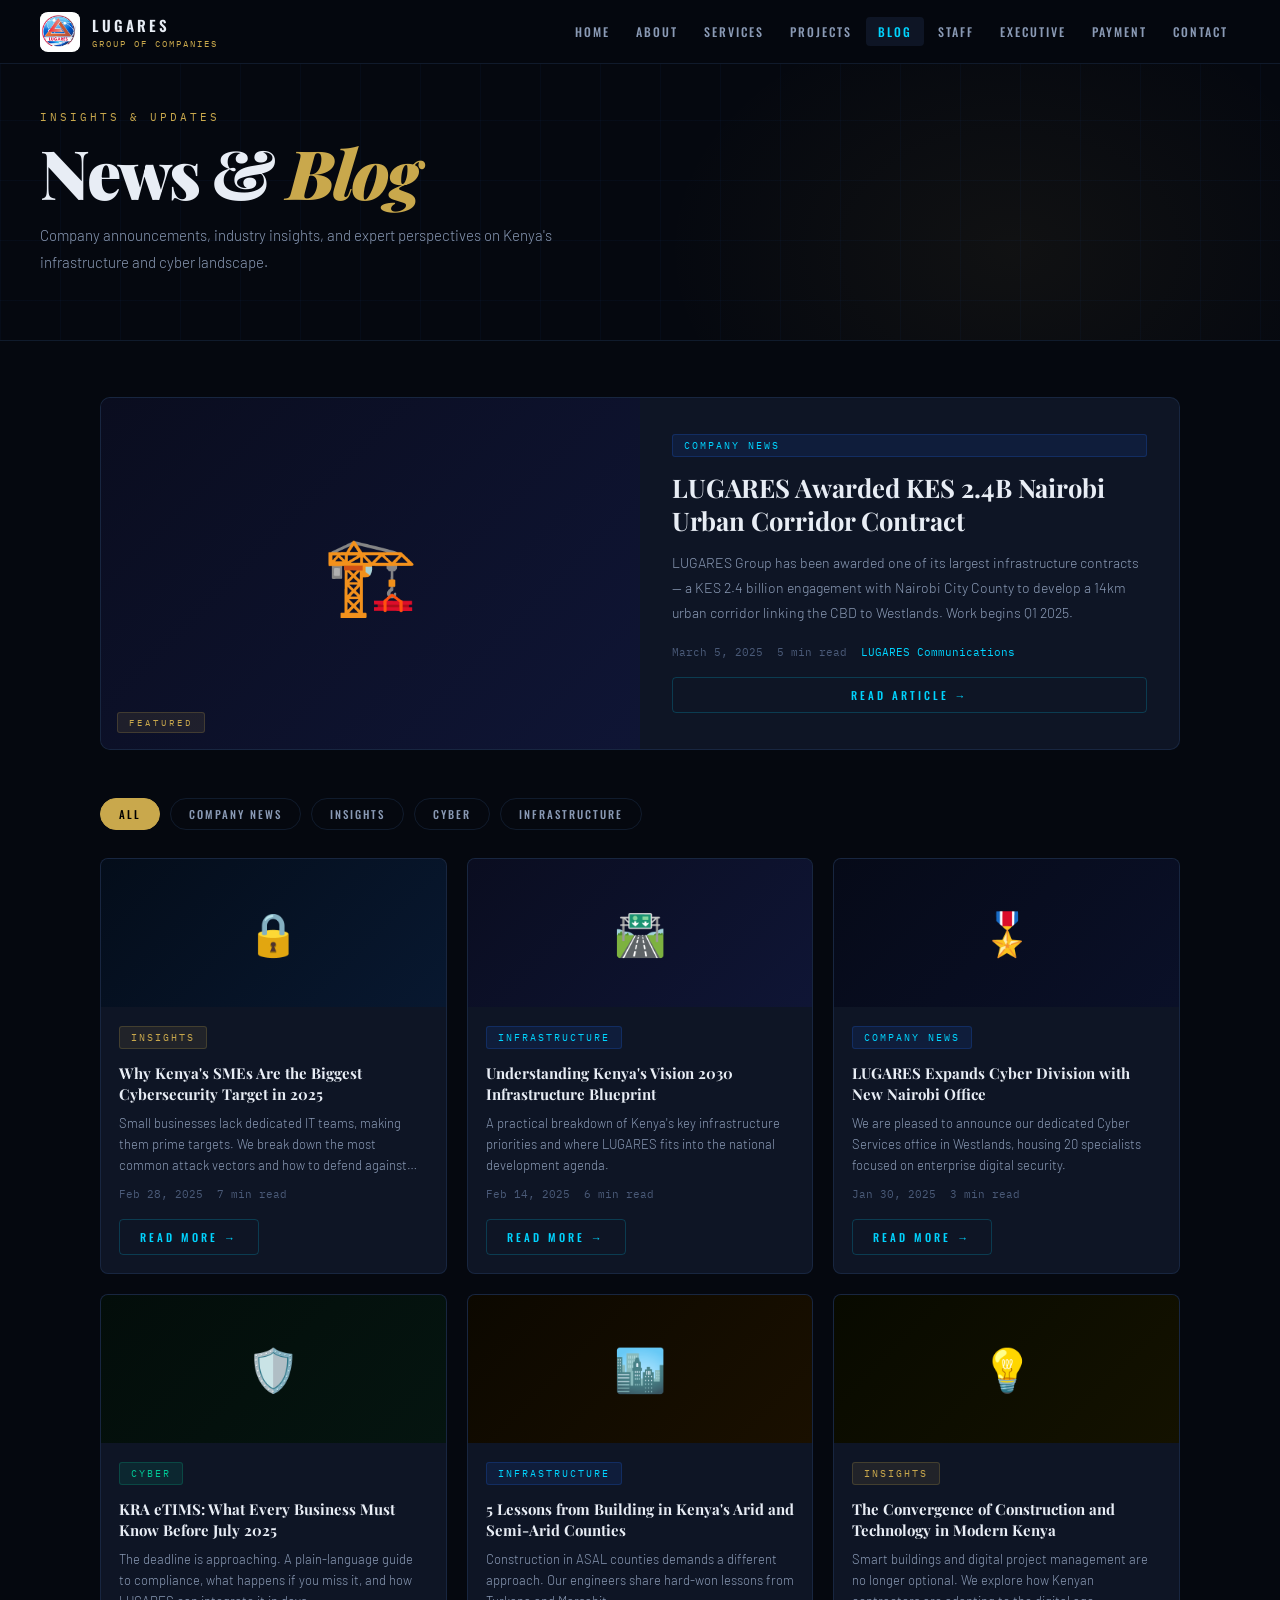
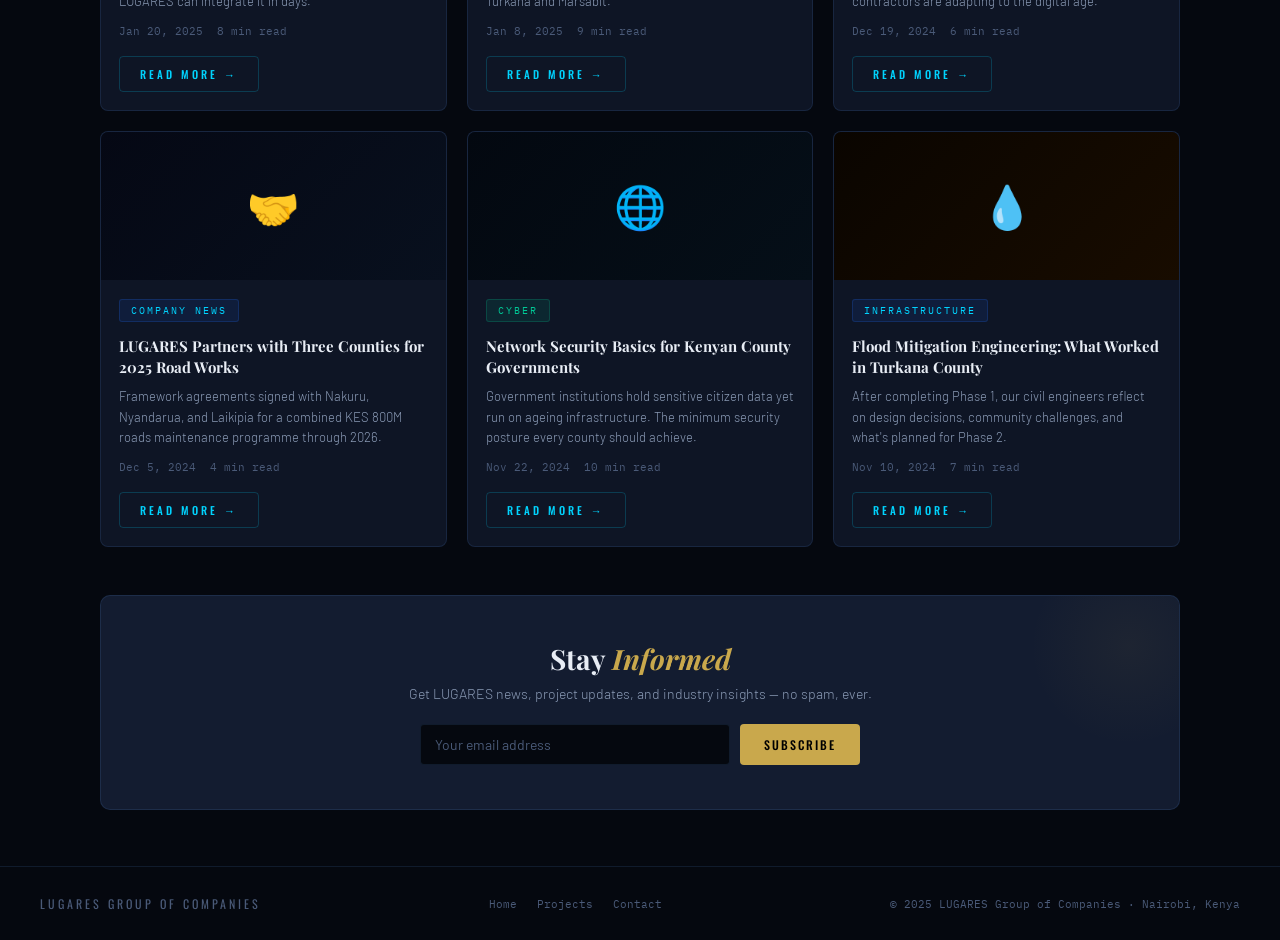
<file: Lugares/f-lugares/blog.html>
<!DOCTYPE html>
<html lang="en">
<head>
<meta charset="UTF-8"/><meta name="viewport" content="width=device-width,initial-scale=1.0"/>
<title>Blog — LUGARES Group</title>
<link href="https://fonts.googleapis.com/css2?family=Playfair+Display:ital,wght@0,400;0,700;0,900;1,400&family=Barlow:wght@300;400;500;600&family=Oswald:wght@400;500;600&family=IBM+Plex+Mono:wght@400;500&display=swap" rel="stylesheet"/>
<style>
:root{--bg:#05080f;--bg2:#0a0f1c;--sf:#0e1525;--sf2:#131c30;--bd:rgba(100,160,255,0.12);--ac:#1e6bff;--ac2:#00d4ff;--gd:#c9a84c;--gd2:#f0cc7a;--tx:#e8edf5;--tx2:#8a9ab5;--tx3:#4a5a78;--ok:#00c896;--r:4px}
*,*::before,*::after{box-sizing:border-box;margin:0;padding:0}
html{scroll-behavior:smooth;overflow-y:auto}
body{background:var(--bg);color:var(--tx);font-family:'Barlow',sans-serif;min-height:100vh;overflow-x:hidden;-webkit-overflow-scrolling:touch}
nav{position:fixed;top:0;left:0;right:0;z-index:200;display:flex;align-items:center;justify-content:space-between;padding:0 40px;height:64px;background:rgba(5,8,15,0.96);backdrop-filter:blur(16px);border-bottom:1px solid var(--bd)}
.nb{display:flex;align-items:center;gap:12px;text-decoration:none}
.nl{width:40px;height:40px;border-radius:8px;overflow:hidden;flex-shrink:0}
.nl img{width:100%;height:100%;object-fit:contain;background:#fff}
.nbn{font-family:'Oswald',sans-serif;font-weight:600;font-size:15px;letter-spacing:3px;color:var(--tx)}
.nbs{font-family:'IBM Plex Mono',monospace;font-size:9px;color:var(--gd);letter-spacing:2px;margin-top:2px}
.nls{display:flex;gap:2px}
.nk{font-family:'Oswald',sans-serif;font-size:12px;font-weight:500;letter-spacing:2px;color:var(--tx2);padding:6px 12px;border-radius:var(--r);cursor:pointer;transition:all .2s;border:none;background:none;text-transform:uppercase;text-decoration:none;display:inline-block}
.nk:hover,.nk.act{color:var(--tx);background:var(--sf)}
.nk.act{color:var(--ac2)}
.hb{display:none;flex-direction:column;gap:5px;cursor:pointer;padding:8px;background:none;border:none}
.hb span{display:block;width:22px;height:2px;background:var(--tx2);border-radius:2px}
.mob{display:none;position:fixed;top:64px;left:0;right:0;background:var(--bg2);border-bottom:1px solid var(--bd);padding:12px;z-index:199;flex-direction:column;gap:4px}
.mob.open{display:flex}
.mob .nk{width:100%;text-align:left;padding:12px 16px;display:block}
.hero{position:relative;padding:110px 40px 64px;overflow:hidden;border-bottom:1px solid var(--bd)}
.hg{position:absolute;inset:0;background-image:linear-gradient(rgba(30,107,255,0.04) 1px,transparent 1px),linear-gradient(90deg,rgba(30,107,255,0.04) 1px,transparent 1px);background-size:60px 60px;pointer-events:none}
.hgl{position:absolute;width:700px;height:500px;background:radial-gradient(ellipse,rgba(201,168,76,0.06) 0%,transparent 70%);top:0;right:-80px;pointer-events:none}
.ey{font-family:'IBM Plex Mono',monospace;font-size:11px;letter-spacing:3px;color:var(--gd);text-transform:uppercase;margin-bottom:14px;display:block;position:relative;z-index:1}
.ht{font-family:'Playfair Display',serif;font-weight:900;font-size:clamp(38px,6vw,68px);line-height:1;color:var(--tx);letter-spacing:-2px;margin-bottom:16px;position:relative;z-index:1}
.ht em{color:var(--gd);font-style:italic}
.hd{font-size:15px;font-weight:300;color:var(--tx2);line-height:1.8;max-width:560px;position:relative;z-index:1}
.wrap{max-width:1160px;margin:0 auto;padding:56px 40px}
.feat{display:grid;grid-template-columns:1fr 1fr;background:var(--sf);border:1px solid var(--bd);border-radius:10px;overflow:hidden;margin-bottom:48px;transition:border-color .3s}
.feat:hover{border-color:rgba(201,168,76,0.3)}
.fv{display:flex;align-items:center;justify-content:center;font-size:76px;min-height:280px;position:relative;background:linear-gradient(135deg,#0a0d1f,#0f1535)}
.fvl{position:absolute;bottom:16px;left:16px;font-family:'IBM Plex Mono',monospace;font-size:9px;letter-spacing:3px;color:var(--gd);background:rgba(201,168,76,0.1);border:1px solid rgba(201,168,76,0.2);padding:4px 11px;border-radius:3px;text-transform:uppercase}
.fb2{padding:36px 32px;display:flex;flex-direction:column;justify-content:center}
.pcat{display:inline-block;font-family:'IBM Plex Mono',monospace;font-size:10px;letter-spacing:2px;text-transform:uppercase;padding:4px 11px;border-radius:3px;margin-bottom:14px}
.pc-n{background:rgba(30,107,255,0.1);color:var(--ac2);border:1px solid rgba(30,107,255,0.2)}
.pc-i{background:rgba(201,168,76,0.1);color:var(--gd);border:1px solid rgba(201,168,76,0.2)}
.pc-c{background:rgba(0,200,150,0.1);color:var(--ok);border:1px solid rgba(0,200,150,0.2)}
.pc-inf{background:rgba(30,107,255,0.1);color:var(--ac2);border:1px solid rgba(30,107,255,0.2)}
.ftitle{font-family:'Playfair Display',serif;font-weight:700;font-size:clamp(18px,2vw,26px);color:var(--tx);line-height:1.3;margin-bottom:12px}
.fexc{font-size:14px;color:var(--tx2);line-height:1.8;font-weight:300;margin-bottom:20px}
.byl{display:flex;gap:14px;margin-bottom:18px;flex-wrap:wrap}
.byd{font-family:'IBM Plex Mono',monospace;font-size:11px;color:var(--tx3)}
.bya{color:var(--ac2)}
.brd{font-family:'Oswald',sans-serif;font-size:11px;font-weight:500;letter-spacing:3px;text-transform:uppercase;color:var(--ac2);background:none;border:1px solid rgba(0,212,255,0.2);padding:9px 20px;border-radius:var(--r);cursor:pointer;transition:all .3s;display:inline-block}
.brd:hover{background:var(--ac);border-color:var(--ac);color:#fff}
.cats{display:flex;align-items:center;gap:10px;flex-wrap:wrap;margin-bottom:28px}
.cb{font-family:'Oswald',sans-serif;font-size:11px;font-weight:500;letter-spacing:2px;text-transform:uppercase;padding:7px 18px;border-radius:20px;border:1px solid var(--bd);background:none;color:var(--tx2);cursor:pointer;transition:all .2s}
.cb:hover{border-color:var(--gd);color:var(--tx)}
.cb.on{background:var(--gd);border-color:var(--gd);color:#000}
.bgrid{display:grid;grid-template-columns:repeat(3,1fr);gap:20px;margin-bottom:48px}
.bcard{background:var(--sf);border:1px solid var(--bd);border-radius:8px;overflow:hidden;transition:all .3s}
.bcard:hover{border-color:rgba(30,107,255,0.3);transform:translateY(-3px);box-shadow:0 12px 40px rgba(0,0,0,0.3)}
.bcard.hide{display:none}
.bthumb{height:148px;display:flex;align-items:center;justify-content:center;font-size:42px}
.bbody{padding:18px}
.btitle{font-family:'Playfair Display',serif;font-weight:700;font-size:15px;color:var(--tx);margin-bottom:8px;line-height:1.4}
.bexc{font-size:13px;color:var(--tx2);line-height:1.6;font-weight:300;margin-bottom:12px;display:-webkit-box;-webkit-line-clamp:3;-webkit-box-orient:vertical;overflow:hidden}
.nl-box{background:var(--sf2);border:1px solid var(--bd);border-radius:10px;padding:44px 40px;text-align:center;position:relative;overflow:hidden}
.nl-box::before{content:'';position:absolute;top:-50px;right:-50px;width:200px;height:200px;background:radial-gradient(circle,rgba(201,168,76,0.06) 0%,transparent 70%);pointer-events:none}
.nlt{font-family:'Playfair Display',serif;font-weight:700;font-size:clamp(20px,3vw,28px);color:var(--tx);margin-bottom:8px}
.nlt em{color:var(--gd);font-style:italic}
.nld{font-size:14px;color:var(--tx2);font-weight:300;margin-bottom:22px}
.nlf{display:flex;gap:10px;max-width:440px;margin:0 auto;flex-wrap:wrap;justify-content:center}
.nli{flex:1;min-width:200px;padding:11px 14px;background:var(--bg);border:1px solid var(--bd);border-radius:var(--r);color:var(--tx);font-family:'Barlow',sans-serif;font-size:14px;outline:none;transition:border-color .2s}
.nli:focus{border-color:var(--gd)}
.nli::placeholder{color:var(--tx3)}
.nlb{font-family:'Oswald',sans-serif;font-size:12px;font-weight:500;letter-spacing:2px;text-transform:uppercase;padding:11px 24px;background:var(--gd);color:#000;border:none;border-radius:var(--r);cursor:pointer;transition:all .2s}
.nlb:hover{background:var(--gd2)}
footer{border-top:1px solid var(--bd);padding:28px 40px;display:flex;align-items:center;justify-content:space-between;flex-wrap:wrap;gap:14px}
.fbr{font-family:'Oswald',sans-serif;font-size:12px;letter-spacing:3px;color:var(--tx3);text-transform:uppercase}
.fls{display:flex;gap:20px}
.fl{font-family:'IBM Plex Mono',monospace;font-size:11px;color:var(--tx3);text-decoration:none;transition:color .2s}
.fl:hover{color:var(--ac2)}
.fcp{font-family:'IBM Plex Mono',monospace;font-size:11px;color:var(--tx3)}
@media(max-width:768px){nav{padding:0 20px}.nls{display:none}.hb{display:flex}.hero{padding:90px 20px 52px}.wrap{padding:36px 20px}.feat{grid-template-columns:1fr}.fv{min-height:160px}.fb2{padding:22px 20px}.bgrid{grid-template-columns:1fr}.nl-box{padding:32px 20px}.nlf{flex-direction:column}.nli{min-width:unset}footer{padding:24px 20px;flex-direction:column;align-items:flex-start}}
@media(min-width:769px) and (max-width:1024px){.bgrid{grid-template-columns:repeat(2,1fr)}}
</style>
</head>
<body>
<nav>
  <a class="nb" href="index.html"><div class="nl"><img src="[data-uri]" alt="L"/></div><div><div class="nbn">LUGARES</div><div class="nbs">GROUP OF COMPANIES</div></div></a>
  <div class="nls">
    <a class="nk" href="index.html">Home</a>
    <a class="nk" href="index.html" onclick="go('about', event)">About</a>
    <a class="nk" href="index.html" onclick="go('services', event)">Services</a>
    <a class="nk" href="projects.html">Projects</a>
    <a class="nk act" href="blog.html">Blog</a>
    <a class="nk" href="index.html" onclick="go('staff', event)">Staff</a>
    <a class="nk" href="index.html" onclick="go('executive', event)">Executive</a>
    <a class="nk" href="index.html" onclick="go('payment', event)">Payment</a>
    <a class="nk" href="contact.html">Contact</a>
  </div>
  <button class="hb" onclick="document.getElementById('md').classList.toggle('open')" aria-label="Menu"><span></span><span></span><span></span></button>
</nav>
<div class="mob" id="md">
  <a class="nk" href="index.html">Home</a>
  <a class="nk" href="index.html" onclick="go('about', event)">About</a>
  <a class="nk" href="index.html" onclick="go('services', event)">Services</a>
  <a class="nk" href="projects.html">Projects</a>
  <a class="nk act" href="blog.html">Blog</a>
  <a class="nk" href="contact.html">Contact</a>
</div>
<div class="hero">
  <div class="hg"></div><div class="hgl"></div>
  <span class="ey">Insights &amp; Updates</span>
  <h1 class="ht">News &amp; <em>Blog</em></h1>
  <p class="hd">Company announcements, industry insights, and expert perspectives on Kenya's infrastructure and cyber landscape.</p>
</div>
<div class="wrap">
  <div class="feat">
    <div class="fv">🏗️<div class="fvl">Featured</div></div>
    <div class="fb2">
      <span class="pcat pc-n">Company News</span>
      <h2 class="ftitle">LUGARES Awarded KES 2.4B Nairobi Urban Corridor Contract</h2>
      <p class="fexc">LUGARES Group has been awarded one of its largest infrastructure contracts — a KES 2.4 billion engagement with Nairobi City County to develop a 14km urban corridor linking the CBD to Westlands. Work begins Q1 2025.</p>
      <div class="byl"><span class="byd">March 5, 2025</span><span class="byd">5 min read</span><span class="byd bya">LUGARES Communications</span></div>
      <button class="brd">Read Article →</button>
    </div>
  </div>
  <div class="cats">
    <button class="cb on" onclick="filt('all',this)">All</button>
    <button class="cb" onclick="filt('news',this)">Company News</button>
    <button class="cb" onclick="filt('insights',this)">Insights</button>
    <button class="cb" onclick="filt('cyber',this)">Cyber</button>
    <button class="cb" onclick="filt('infra',this)">Infrastructure</button>
  </div>
  <div class="bgrid">
<div class="bcard" data-cat="insights">
  <div class="bthumb" style="background:linear-gradient(135deg,#040d1a,#081830)">🔒</div>
  <div class="bbody">
    <span class="pcat pc-i">Insights</span>
    <div class="btitle">Why Kenya's SMEs Are the Biggest Cybersecurity Target in 2025</div>
    <div class="bexc">Small businesses lack dedicated IT teams, making them prime targets. We break down the most common attack vectors and how to defend against them.</div>
    <div class="byl"><span class="byd">Feb 28, 2025</span><span class="byd">7 min read</span></div>
    <button class="brd">Read More →</button>
  </div>
</div>
<div class="bcard" data-cat="infra">
  <div class="bthumb" style="background:linear-gradient(135deg,#0a0d20,#0f1535)">🛣️</div>
  <div class="bbody">
    <span class="pcat pc-inf">Infrastructure</span>
    <div class="btitle">Understanding Kenya's Vision 2030 Infrastructure Blueprint</div>
    <div class="bexc">A practical breakdown of Kenya's key infrastructure priorities and where LUGARES fits into the national development agenda.</div>
    <div class="byl"><span class="byd">Feb 14, 2025</span><span class="byd">6 min read</span></div>
    <button class="brd">Read More →</button>
  </div>
</div>
<div class="bcard" data-cat="news">
  <div class="bthumb" style="background:linear-gradient(135deg,#060a18,#0a1028)">🎖️</div>
  <div class="bbody">
    <span class="pcat pc-n">Company News</span>
    <div class="btitle">LUGARES Expands Cyber Division with New Nairobi Office</div>
    <div class="bexc">We are pleased to announce our dedicated Cyber Services office in Westlands, housing 20 specialists focused on enterprise digital security.</div>
    <div class="byl"><span class="byd">Jan 30, 2025</span><span class="byd">3 min read</span></div>
    <button class="brd">Read More →</button>
  </div>
</div>
<div class="bcard" data-cat="cyber">
  <div class="bthumb" style="background:linear-gradient(135deg,#030d0a,#051510)">🛡️</div>
  <div class="bbody">
    <span class="pcat pc-c">Cyber</span>
    <div class="btitle">KRA eTIMS: What Every Business Must Know Before July 2025</div>
    <div class="bexc">The deadline is approaching. A plain-language guide to compliance, what happens if you miss it, and how LUGARES can integrate it in days.</div>
    <div class="byl"><span class="byd">Jan 20, 2025</span><span class="byd">8 min read</span></div>
    <button class="brd">Read More →</button>
  </div>
</div>
<div class="bcard" data-cat="infra">
  <div class="bthumb" style="background:linear-gradient(135deg,#0c0800,#1a1000)">🏙️</div>
  <div class="bbody">
    <span class="pcat pc-inf">Infrastructure</span>
    <div class="btitle">5 Lessons from Building in Kenya's Arid and Semi-Arid Counties</div>
    <div class="bexc">Construction in ASAL counties demands a different approach. Our engineers share hard-won lessons from Turkana and Marsabit.</div>
    <div class="byl"><span class="byd">Jan 8, 2025</span><span class="byd">9 min read</span></div>
    <button class="brd">Read More →</button>
  </div>
</div>
<div class="bcard" data-cat="insights">
  <div class="bthumb" style="background:linear-gradient(135deg,#080a00,#141200)">💡</div>
  <div class="bbody">
    <span class="pcat pc-i">Insights</span>
    <div class="btitle">The Convergence of Construction and Technology in Modern Kenya</div>
    <div class="bexc">Smart buildings and digital project management are no longer optional. We explore how Kenyan contractors are adapting to the digital age.</div>
    <div class="byl"><span class="byd">Dec 19, 2024</span><span class="byd">6 min read</span></div>
    <button class="brd">Read More →</button>
  </div>
</div>
<div class="bcard" data-cat="news">
  <div class="bthumb" style="background:linear-gradient(135deg,#050814,#08101e)">🤝</div>
  <div class="bbody">
    <span class="pcat pc-n">Company News</span>
    <div class="btitle">LUGARES Partners with Three Counties for 2025 Road Works</div>
    <div class="bexc">Framework agreements signed with Nakuru, Nyandarua, and Laikipia for a combined KES 800M roads maintenance programme through 2026.</div>
    <div class="byl"><span class="byd">Dec 5, 2024</span><span class="byd">4 min read</span></div>
    <button class="brd">Read More →</button>
  </div>
</div>
<div class="bcard" data-cat="cyber">
  <div class="bthumb" style="background:linear-gradient(135deg,#030810,#050f18)">🌐</div>
  <div class="bbody">
    <span class="pcat pc-c">Cyber</span>
    <div class="btitle">Network Security Basics for Kenyan County Governments</div>
    <div class="bexc">Government institutions hold sensitive citizen data yet run on ageing infrastructure. The minimum security posture every county should achieve.</div>
    <div class="byl"><span class="byd">Nov 22, 2024</span><span class="byd">10 min read</span></div>
    <button class="brd">Read More →</button>
  </div>
</div>
<div class="bcard" data-cat="infra">
  <div class="bthumb" style="background:linear-gradient(135deg,#0a0500,#180c00)">💧</div>
  <div class="bbody">
    <span class="pcat pc-inf">Infrastructure</span>
    <div class="btitle">Flood Mitigation Engineering: What Worked in Turkana County</div>
    <div class="bexc">After completing Phase 1, our civil engineers reflect on design decisions, community challenges, and what's planned for Phase 2.</div>
    <div class="byl"><span class="byd">Nov 10, 2024</span><span class="byd">7 min read</span></div>
    <button class="brd">Read More →</button>
  </div>
</div>
  </div>
  <div class="nl-box">
    <h3 class="nlt">Stay <em>Informed</em></h3>
    <p class="nld">Get LUGARES news, project updates, and industry insights — no spam, ever.</p>
    <div class="nlf">
      <input type="email" class="nli" id="nle" placeholder="Your email address"/>
      <button class="nlb" onclick="sub()">Subscribe</button>
    </div>
  </div>
</div>
<footer>
  <div class="fbr">LUGARES Group of Companies</div>
  <div class="fls"><a href="index.html" class="fl">Home</a><a href="projects.html" class="fl">Projects</a><a href="contact.html" class="fl">Contact</a></div>
  <div class="fcp">© 2025 LUGARES Group of Companies · Nairobi, Kenya</div>
</footer>
<script>
function go(s,event){if(event)event.preventDefault();sessionStorage.setItem('lugSection',s);window.location.href='index.html?section='+encodeURIComponent(s);}
function filt(cat,btn){document.querySelectorAll('.cb').forEach(b=>b.classList.remove('on'));btn.classList.add('on');document.querySelectorAll('.bcard').forEach(c=>{(cat==='all'||c.dataset.cat===cat)?c.classList.remove('hide'):c.classList.add('hide');});}
function sub(){const e=document.getElementById('nle');if(!e.value.includes('@')){alert('Please enter a valid email.');return;}e.value='';alert('Subscribed! Thank you.');}
</script>
</body></html>
</file>
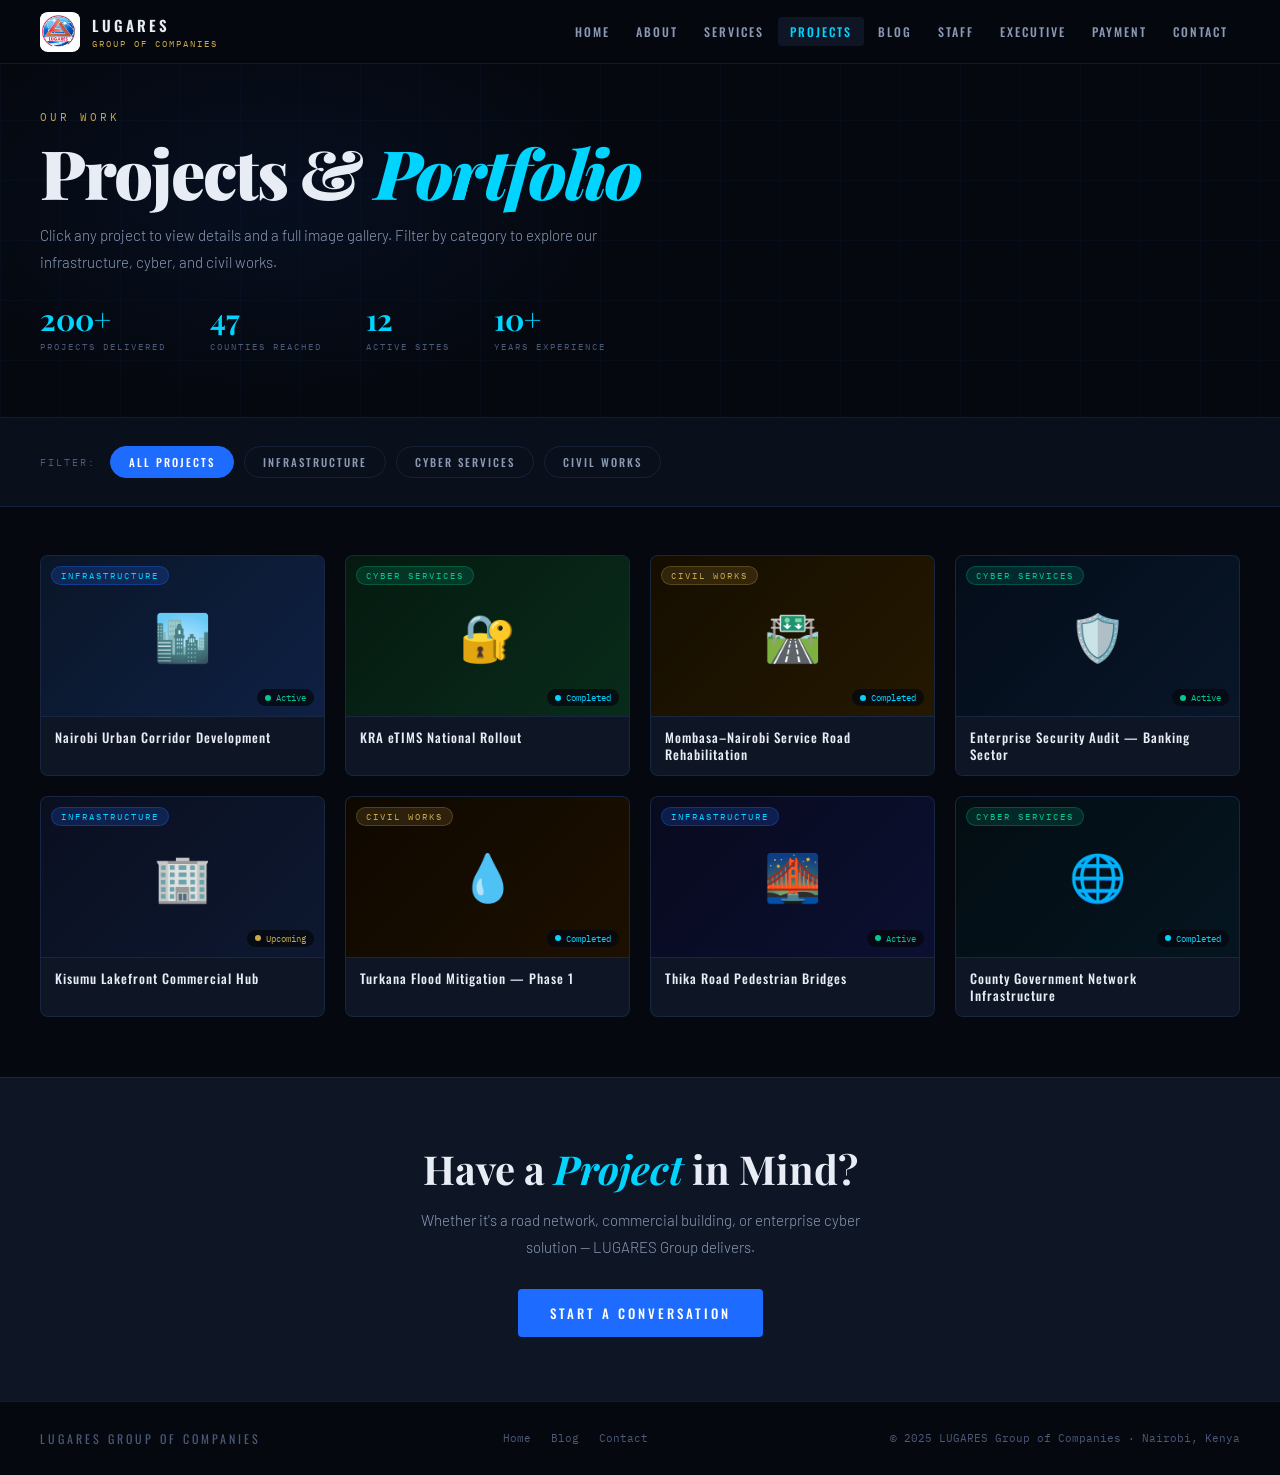
<file: Lugares/f-lugares/projects.html>
<!DOCTYPE html>
<html lang="en">
<head>
<meta charset="UTF-8"/>
<meta name="viewport" content="width=device-width, initial-scale=1.0"/>
<title>Projects — LUGARES Group</title>
<link href="https://fonts.googleapis.com/css2?family=Playfair+Display:ital,wght@0,400;0,700;0,900;1,400&family=Barlow:wght@300;400;500;600&family=Oswald:wght@400;500;600&family=IBM+Plex+Mono:wght@400;500&display=swap" rel="stylesheet"/>
<style>
:root{--bg:#05080f;--bg2:#0a0f1c;--surface:#0e1525;--surface2:#131c30;--border:rgba(100,160,255,0.12);--accent:#1e6bff;--accent2:#00d4ff;--gold:#c9a84c;--gold2:#f0cc7a;--text:#e8edf5;--text2:#8a9ab5;--text3:#4a5a78;--success:#00c896;--danger:#ff4a6a;--r:4px}
*,*::before,*::after{box-sizing:border-box;margin:0;padding:0}
html{scroll-behavior:smooth;overflow-y:auto}
body{background:var(--bg);color:var(--text);font-family:'Barlow',sans-serif;min-height:100vh;overflow-x:hidden}

/* NAV */
nav{position:fixed;top:0;left:0;right:0;z-index:200;display:flex;align-items:center;justify-content:space-between;padding:0 40px;height:64px;background:rgba(5,8,15,0.96);backdrop-filter:blur(16px);border-bottom:1px solid var(--border)}
.nav-brand{display:flex;align-items:center;gap:12px;text-decoration:none}
.nav-logo{width:40px;height:40px;border-radius:8px;overflow:hidden;flex-shrink:0}
.nav-logo img{width:100%;height:100%;object-fit:contain;background:#fff}
.nav-brand-name{font-family:'Oswald',sans-serif;font-weight:600;font-size:15px;letter-spacing:3px;color:var(--text)}
.nav-brand-sub{font-family:'IBM Plex Mono',monospace;font-size:9px;color:var(--gold);letter-spacing:2px;margin-top:2px}
.nav-links{display:flex;gap:2px}
.nav-link{font-family:'Oswald',sans-serif;font-size:12px;font-weight:500;letter-spacing:2px;color:var(--text2);padding:6px 12px;border-radius:var(--r);cursor:pointer;transition:all .2s;border:none;background:none;text-transform:uppercase;text-decoration:none;display:inline-block}
.nav-link:hover{color:var(--text);background:var(--surface)}
.nav-link.active{color:var(--accent2);background:var(--surface)}
.hamburger{display:none;flex-direction:column;gap:5px;cursor:pointer;padding:8px;background:none;border:none}
.hamburger span{display:block;width:22px;height:2px;background:var(--text2);border-radius:2px}
.mobile-drawer{display:none;position:fixed;top:64px;left:0;right:0;background:var(--bg2);border-bottom:1px solid var(--border);padding:12px;z-index:199;flex-direction:column;gap:4px}
.mobile-drawer.open{display:flex}
.mobile-drawer .nav-link{width:100%;text-align:left;padding:12px 16px;display:block}

/* HERO */
.page-hero{position:relative;padding:110px 40px 64px;overflow:hidden;border-bottom:1px solid var(--border)}
.hero-grid{position:absolute;inset:0;background-image:linear-gradient(rgba(30,107,255,0.04) 1px,transparent 1px),linear-gradient(90deg,rgba(30,107,255,0.04) 1px,transparent 1px);background-size:60px 60px;pointer-events:none}
.hero-glow{position:absolute;width:700px;height:400px;background:radial-gradient(ellipse,rgba(30,107,255,0.07) 0%,transparent 70%);top:0;left:-80px;pointer-events:none}
.page-eyebrow{font-family:'IBM Plex Mono',monospace;font-size:11px;letter-spacing:3px;color:var(--gold);text-transform:uppercase;margin-bottom:14px;display:block;position:relative;z-index:1}
.page-hero-title{font-family:'Playfair Display',serif;font-weight:900;font-size:clamp(38px,6vw,68px);line-height:1;color:var(--text);letter-spacing:-2px;margin-bottom:16px;position:relative;z-index:1}
.page-hero-title em{color:var(--accent2);font-style:italic}
.page-hero-desc{font-size:15px;font-weight:300;color:var(--text2);line-height:1.8;max-width:560px;position:relative;z-index:1;margin-bottom:28px}
.hero-stats{display:flex;gap:44px;flex-wrap:wrap;position:relative;z-index:1}
.stat-num{font-family:'Playfair Display',serif;font-weight:700;font-size:30px;color:var(--accent2);display:block;line-height:1}
.stat-lbl{font-family:'IBM Plex Mono',monospace;font-size:9px;letter-spacing:2px;color:var(--text3);text-transform:uppercase;margin-top:3px}

/* FILTER */
.filter-bar{display:flex;align-items:center;gap:10px;flex-wrap:wrap;padding:28px 40px;border-bottom:1px solid var(--border);background:var(--bg2)}
.filter-lbl{font-family:'IBM Plex Mono',monospace;font-size:10px;letter-spacing:2px;color:var(--text3);text-transform:uppercase;margin-right:4px}
.filter-btn{font-family:'Oswald',sans-serif;font-size:11px;font-weight:500;letter-spacing:2px;text-transform:uppercase;padding:7px 18px;border-radius:20px;border:1px solid var(--border);background:none;color:var(--text2);cursor:pointer;transition:all .2s}
.filter-btn:hover{border-color:var(--accent);color:var(--text)}
.filter-btn.active{background:var(--accent);border-color:var(--accent);color:#fff}

/* THUMBNAIL GRID */
.thumb-grid-wrap{padding:48px 40px 60px}
.thumb-grid{display:grid;grid-template-columns:repeat(4,1fr);gap:20px}
.proj-thumb-item{cursor:pointer;border-radius:8px;overflow:hidden;background:var(--surface);border:1px solid var(--border);transition:all .3s}
.proj-thumb-item:hover{border-color:rgba(30,107,255,0.4);transform:translateY(-3px);box-shadow:0 12px 40px rgba(0,0,0,0.4)}
.proj-thumb-item.hidden{display:none}
.thumb-img{height:160px;display:flex;align-items:center;justify-content:center;position:relative;overflow:hidden}
.thumb-emoji{font-size:46px;z-index:1}
.thumb-badge{position:absolute;top:10px;left:10px;font-family:'IBM Plex Mono',monospace;font-size:9px;letter-spacing:2px;text-transform:uppercase;padding:3px 9px;border-radius:20px;z-index:2}
.b-infra{background:rgba(30,107,255,0.2);color:var(--accent2);border:1px solid rgba(30,107,255,0.3)}
.b-cyber{background:rgba(0,200,150,0.15);color:var(--success);border:1px solid rgba(0,200,150,0.25)}
.b-civil{background:rgba(201,168,76,0.15);color:var(--gold);border:1px solid rgba(201,168,76,0.25)}
.thumb-status{position:absolute;bottom:10px;right:10px;display:flex;align-items:center;gap:5px;background:rgba(5,8,15,0.8);padding:3px 8px;border-radius:20px;font-family:'IBM Plex Mono',monospace;font-size:9px;z-index:2}
.sdot{width:6px;height:6px;border-radius:50%;flex-shrink:0}
.s-active{background:var(--success)}
.s-done{background:var(--accent2)}
.s-upcoming{background:var(--gold)}
.thumb-caption{padding:12px 14px;font-family:'Oswald',sans-serif;font-size:13px;font-weight:500;letter-spacing:1px;color:var(--text);border-top:1px solid var(--border);background:var(--surface);line-height:1.3}

/* LIGHTBOX OVERLAY */
.lightbox{display:none;position:fixed;inset:0;z-index:500;background:rgba(0,0,0,0.92);backdrop-filter:blur(8px);align-items:center;justify-content:center;padding:20px}
.lightbox.open{display:flex}
.lb-container{background:var(--surface);border:1px solid var(--border);border-radius:12px;width:100%;max-width:1000px;max-height:90vh;overflow:hidden;display:flex;flex-direction:column;position:relative}
.lb-close{position:absolute;top:14px;right:14px;z-index:10;background:var(--surface2);border:1px solid var(--border);border-radius:50%;width:36px;height:36px;display:flex;align-items:center;justify-content:center;cursor:pointer;font-size:18px;color:var(--text2);transition:all .2s;line-height:1}
.lb-close:hover{color:var(--text);border-color:var(--danger);background:rgba(255,74,106,0.1)}
.lb-nav{position:absolute;top:50%;transform:translateY(-50%);z-index:10;background:rgba(5,8,15,0.7);border:1px solid var(--border);border-radius:50%;width:40px;height:40px;display:flex;align-items:center;justify-content:center;cursor:pointer;font-size:16px;color:var(--text2);transition:all .2s;backdrop-filter:blur(4px)}
.lb-nav:hover{color:var(--text);border-color:var(--accent)}
.lb-prev{left:14px}
.lb-next{right:14px}
.lb-slide{display:none;flex-direction:column;height:100%}
.lb-slide.active{display:flex}
.lb-main-img{width:100%;height:360px;display:flex;align-items:center;justify-content:center;flex-shrink:0;transition:background .3s}
.lb-thumbstrip{display:flex;gap:8px;padding:12px 16px;background:var(--bg2);border-top:1px solid var(--border);border-bottom:1px solid var(--border);overflow-x:auto;flex-shrink:0}
.lb-thumbstrip::-webkit-scrollbar{height:4px}
.lb-thumbstrip::-webkit-scrollbar-track{background:transparent}
.lb-thumbstrip::-webkit-scrollbar-thumb{background:var(--border);border-radius:2px}
.lb-thumb{width:60px;height:60px;border-radius:6px;flex-shrink:0;display:flex;align-items:center;justify-content:center;font-size:22px;cursor:pointer;border:2px solid transparent;transition:all .2s}
.lb-thumb:hover,.lb-thumb.active{border-color:var(--accent2)}
.lb-info{padding:20px 24px;overflow-y:auto;flex:1}
.lb-title{font-family:'Playfair Display',serif;font-weight:700;font-size:20px;color:var(--text);margin-bottom:6px;line-height:1.3}
.lb-loc{font-family:'IBM Plex Mono',monospace;font-size:11px;color:var(--text3);letter-spacing:1px;margin-bottom:10px}
.lb-desc{font-size:14px;color:var(--text2);line-height:1.7;font-weight:300;margin-bottom:16px}
.lb-meta{display:flex;gap:24px;flex-wrap:wrap}
.lb-meta-item .pm-label{font-family:'IBM Plex Mono',monospace;font-size:9px;letter-spacing:2px;color:var(--text3);text-transform:uppercase}
.lb-meta-item .pm-value{font-family:'Oswald',sans-serif;font-size:13px;font-weight:500;color:var(--text);letter-spacing:1px;margin-top:2px}
.proj-tags{display:flex;gap:6px;flex-wrap:wrap}
.ptag{font-family:'IBM Plex Mono',monospace;font-size:10px;color:var(--accent2);background:rgba(0,212,255,0.07);padding:3px 9px;border-radius:3px}
.lb-counter{position:absolute;bottom:14px;right:16px;font-family:'IBM Plex Mono',monospace;font-size:11px;color:var(--text3);letter-spacing:1px;z-index:10}

/* CTA */
.cta-band{background:var(--surface);border-top:1px solid var(--border);padding:64px 40px;text-align:center}
.cta-title{font-family:'Playfair Display',serif;font-weight:700;font-size:clamp(24px,4vw,40px);color:var(--text);margin-bottom:12px}
.cta-title em{color:var(--accent2);font-style:italic}
.cta-desc{font-size:15px;color:var(--text2);font-weight:300;max-width:480px;margin:0 auto 28px;line-height:1.8}
.btn-primary{font-family:'Oswald',sans-serif;font-size:13px;font-weight:500;letter-spacing:3px;text-transform:uppercase;padding:14px 32px;background:var(--accent);color:#fff;border:none;border-radius:var(--r);cursor:pointer;transition:all .3s;text-decoration:none;display:inline-block}
.btn-primary:hover{background:#2575ff;transform:translateY(-2px);box-shadow:0 8px 30px rgba(30,107,255,0.4)}

/* FOOTER */
footer{border-top:1px solid var(--border);padding:28px 40px;display:flex;align-items:center;justify-content:space-between;flex-wrap:wrap;gap:14px}
.footer-brand{font-family:'Oswald',sans-serif;font-size:12px;letter-spacing:3px;color:var(--text3);text-transform:uppercase}
.footer-links{display:flex;gap:20px}
.footer-link{font-family:'IBM Plex Mono',monospace;font-size:11px;color:var(--text3);text-decoration:none;transition:color .2s}
.footer-link:hover{color:var(--accent2)}
.footer-copy{font-family:'IBM Plex Mono',monospace;font-size:11px;color:var(--text3)}

/* MOBILE */
@media(max-width:900px){.thumb-grid{grid-template-columns:repeat(3,1fr)}}
@media(max-width:768px){
  nav{padding:0 20px}
  .nav-links{display:none}
  .hamburger{display:flex}
  .page-hero{padding:90px 20px 52px}
  .filter-bar{padding:20px}
  .thumb-grid-wrap{padding:32px 20px 48px}
  .thumb-grid{grid-template-columns:repeat(2,1fr);gap:14px}
  .cta-band{padding:48px 20px}
  footer{padding:24px 20px;flex-direction:column;align-items:flex-start}
  .lb-main-img{height:220px}
  .lb-info{padding:16px}
  .lb-title{font-size:17px}
}
@media(max-width:480px){.thumb-grid{grid-template-columns:repeat(2,1fr)}}
</style>
</head>
<body>

<nav>
  <a class="nav-brand" href="index.html">
    <div class="nav-logo"><img src="[data-uri]" alt="LUGARES"/></div>
    <div><div class="nav-brand-name">LUGARES</div><div class="nav-brand-sub">GROUP OF COMPANIES</div></div>
  </a>
  <div class="nav-links">
    <a class="nav-link" href="index.html">Home</a>
    <a class="nav-link" href="index.html" onclick="go('about', event)">About</a>
    <a class="nav-link" href="index.html" onclick="go('services', event)">Services</a>
    <a class="nav-link active" href="projects.html">Projects</a>
    <a class="nav-link" href="blog.html">Blog</a>
    <a class="nav-link" href="index.html" onclick="go('staff', event)">Staff</a>
    <a class="nav-link" href="index.html" onclick="go('executive', event)">Executive</a>
    <a class="nav-link" href="index.html" onclick="go('payment', event)">Payment</a>
    <a class="nav-link" href="contact.html">Contact</a>
  </div>
  <button class="hamburger" onclick="document.getElementById('md').classList.toggle('open')" aria-label="Menu"><span></span><span></span><span></span></button>
</nav>
<div class="mobile-drawer" id="md">
  <a class="nav-link" href="index.html">Home</a>
  <a class="nav-link" href="index.html" onclick="go('about', event)">About</a>
  <a class="nav-link" href="index.html" onclick="go('services', event)">Services</a>
  <a class="nav-link active" href="projects.html">Projects</a>
  <a class="nav-link" href="blog.html">Blog</a>
  <a class="nav-link" href="contact.html">Contact</a>
</div>

<!-- HERO -->
<div class="page-hero">
  <div class="hero-grid"></div>
  <div class="hero-glow"></div>
  <span class="page-eyebrow">Our Work</span>
  <h1 class="page-hero-title">Projects &amp; <em>Portfolio</em></h1>
  <p class="page-hero-desc">Click any project to view details and a full image gallery. Filter by category to explore our infrastructure, cyber, and civil works.</p>
  <div class="hero-stats">
    <div><span class="stat-num">200+</span><span class="stat-lbl">Projects Delivered</span></div>
    <div><span class="stat-num">47</span><span class="stat-lbl">Counties Reached</span></div>
    <div><span class="stat-num">12</span><span class="stat-lbl">Active Sites</span></div>
    <div><span class="stat-num">10+</span><span class="stat-lbl">Years Experience</span></div>
  </div>
</div>

<!-- FILTER -->
<div class="filter-bar">
  <span class="filter-lbl">Filter:</span>
  <button class="filter-btn active" onclick="filterProjects('all',this)">All Projects</button>
  <button class="filter-btn" onclick="filterProjects('infrastructure',this)">Infrastructure</button>
  <button class="filter-btn" onclick="filterProjects('cyber',this)">Cyber Services</button>
  <button class="filter-btn" onclick="filterProjects('civil',this)">Civil Works</button>
</div>

<!-- THUMBNAIL GRID -->
<div class="thumb-grid-wrap">
  <div class="thumb-grid" id="thumbGrid">
    
    <div class="proj-thumb-item" data-cat="infrastructure" onclick="openLightbox('p1')" title="Nairobi Urban Corridor Development">
      <div class="thumb-img" style="background:linear-gradient(135deg,#0a1628,#0e2044)">
        <span class="thumb-emoji">🏙️</span>
        <span class="thumb-badge b-infra">Infrastructure</span>
        <div class="thumb-status"><span class="sdot s-active"></span><span style="color:var(--success)">Active</span></div>
      </div>
      <div class="thumb-caption">Nairobi Urban Corridor Development</div>
    </div>

    <div class="proj-thumb-item" data-cat="cyber" onclick="openLightbox('p2')" title="KRA eTIMS National Rollout">
      <div class="thumb-img" style="background:linear-gradient(135deg,#051a10,#092b1a)">
        <span class="thumb-emoji">🔐</span>
        <span class="thumb-badge b-cyber">Cyber Services</span>
        <div class="thumb-status"><span class="sdot s-done"></span><span style="color:var(--accent2)">Completed</span></div>
      </div>
      <div class="thumb-caption">KRA eTIMS National Rollout</div>
    </div>

    <div class="proj-thumb-item" data-cat="civil" onclick="openLightbox('p3')" title="Mombasa–Nairobi Service Road Rehabilitation">
      <div class="thumb-img" style="background:linear-gradient(135deg,#150e00,#241800)">
        <span class="thumb-emoji">🛣️</span>
        <span class="thumb-badge b-civil">Civil Works</span>
        <div class="thumb-status"><span class="sdot s-done"></span><span style="color:var(--accent2)">Completed</span></div>
      </div>
      <div class="thumb-caption">Mombasa–Nairobi Service Road Rehabilitation</div>
    </div>

    <div class="proj-thumb-item" data-cat="cyber" onclick="openLightbox('p4')" title="Enterprise Security Audit — Banking Sector">
      <div class="thumb-img" style="background:linear-gradient(135deg,#040d1a,#081628)">
        <span class="thumb-emoji">🛡️</span>
        <span class="thumb-badge b-cyber">Cyber Services</span>
        <div class="thumb-status"><span class="sdot s-active"></span><span style="color:var(--success)">Active</span></div>
      </div>
      <div class="thumb-caption">Enterprise Security Audit — Banking Sector</div>
    </div>

    <div class="proj-thumb-item" data-cat="infrastructure" onclick="openLightbox('p5')" title="Kisumu Lakefront Commercial Hub">
      <div class="thumb-img" style="background:linear-gradient(135deg,#0a0f20,#0d1830)">
        <span class="thumb-emoji">🏢</span>
        <span class="thumb-badge b-infra">Infrastructure</span>
        <div class="thumb-status"><span class="sdot s-upcoming"></span><span style="color:var(--gold)">Upcoming</span></div>
      </div>
      <div class="thumb-caption">Kisumu Lakefront Commercial Hub</div>
    </div>

    <div class="proj-thumb-item" data-cat="civil" onclick="openLightbox('p6')" title="Turkana Flood Mitigation — Phase 1">
      <div class="thumb-img" style="background:linear-gradient(135deg,#0f0800,#1c1000)">
        <span class="thumb-emoji">💧</span>
        <span class="thumb-badge b-civil">Civil Works</span>
        <div class="thumb-status"><span class="sdot s-done"></span><span style="color:var(--accent2)">Completed</span></div>
      </div>
      <div class="thumb-caption">Turkana Flood Mitigation — Phase 1</div>
    </div>

    <div class="proj-thumb-item" data-cat="infrastructure" onclick="openLightbox('p7')" title="Thika Road Pedestrian Bridges">
      <div class="thumb-img" style="background:linear-gradient(135deg,#080a1e,#0c1030)">
        <span class="thumb-emoji">🌉</span>
        <span class="thumb-badge b-infra">Infrastructure</span>
        <div class="thumb-status"><span class="sdot s-active"></span><span style="color:var(--success)">Active</span></div>
      </div>
      <div class="thumb-caption">Thika Road Pedestrian Bridges</div>
    </div>

    <div class="proj-thumb-item" data-cat="cyber" onclick="openLightbox('p8')" title="County Government Network Infrastructure">
      <div class="thumb-img" style="background:linear-gradient(135deg,#030d12,#051520)">
        <span class="thumb-emoji">🌐</span>
        <span class="thumb-badge b-cyber">Cyber Services</span>
        <div class="thumb-status"><span class="sdot s-done"></span><span style="color:var(--accent2)">Completed</span></div>
      </div>
      <div class="thumb-caption">County Government Network Infrastructure</div>
    </div>
  </div>
</div>

<!-- LIGHTBOX -->
<div class="lightbox" id="lightbox" onclick="closeLightboxOutside(event)">
  <div class="lb-container">
    <button class="lb-close" onclick="closeLightbox()">✕</button>
    <button class="lb-nav lb-prev" onclick="prevProject()">‹</button>
    <button class="lb-nav lb-next" onclick="nextProject()">›</button>
    <span class="lb-counter" id="lbCounter"></span>
    
  <div class="lb-slide" id="p1">
    <div class="lb-main-img" id="main-p1" style="background:linear-gradient(135deg,#0a1628,#0e2044)">
      <span style="font-size:100px">🏙️</span>
    </div>
    <div class="lb-thumbstrip"><div class="lb-thumb" style="background:linear-gradient(135deg,#0a1628,#0e2044)" onclick="setThumb(this,'linear-gradient(135deg,#0a1628,#0e2044)')">🏙️</div><div class="lb-thumb" style="background:linear-gradient(135deg,#0d1e38,#122650)" onclick="setThumb(this,'linear-gradient(135deg,#0d1e38,#122650)')">🏙️</div><div class="lb-thumb" style="background:linear-gradient(135deg,#071020,#0a1830)" onclick="setThumb(this,'linear-gradient(135deg,#071020,#0a1830)')">🏙️</div></div>
    <div class="lb-info">
      <div class="lb-title">Nairobi Urban Corridor Development</div>
      <div class="lb-loc">📍 Nairobi County</div>
      <p class="lb-desc">14km urban corridor linking the CBD to Westlands — road widening, drainage systems, pedestrian walkways, and smart street lighting.</p>
      <div class="lb-meta">
        <div class="lb-meta-item"><div class="pm-label">Value</div><div class="pm-value">KES 2.4B</div></div>
        <div class="lb-meta-item"><div class="pm-label">Timeline</div><div class="pm-value">2023–2025</div></div>
        <div class="lb-meta-item"><div class="pm-label">Client</div><div class="pm-value">Nairobi City County</div></div>
        <div class="lb-meta-item"><div class="pm-label">Status</div><div class="pm-value" style="color:var(--success)">Active</div></div>
      </div>
      <div class="proj-tags" style="margin-top:12px"><span class="ptag">Road Networks</span><span class="ptag">Urban Planning</span><span class="ptag">Drainage</span></div>
    </div>
  </div>

  <div class="lb-slide" id="p2">
    <div class="lb-main-img" id="main-p2" style="background:linear-gradient(135deg,#051a10,#092b1a)">
      <span style="font-size:100px">🔐</span>
    </div>
    <div class="lb-thumbstrip"><div class="lb-thumb" style="background:linear-gradient(135deg,#051a10,#092b1a)" onclick="setThumb(this,'linear-gradient(135deg,#051a10,#092b1a)')">🔐</div><div class="lb-thumb" style="background:linear-gradient(135deg,#071e12,#0b2e1c)" onclick="setThumb(this,'linear-gradient(135deg,#071e12,#0b2e1c)')">🔐</div></div>
    <div class="lb-info">
      <div class="lb-title">KRA eTIMS National Rollout</div>
      <div class="lb-loc">📍 Nationwide</div>
      <p class="lb-desc">End-to-end eTIMS integration for 300+ businesses ensuring VAT compliance and real-time invoice transmission to KRA.</p>
      <div class="lb-meta">
        
        <div class="lb-meta-item"><div class="pm-label">Timeline</div><div class="pm-value">2024</div></div>
        <div class="lb-meta-item"><div class="pm-label">Client</div><div class="pm-value">300+ Businesses</div></div>
        <div class="lb-meta-item"><div class="pm-label">Status</div><div class="pm-value" style="color:var(--accent2)">Completed</div></div>
      </div>
      <div class="proj-tags" style="margin-top:12px"><span class="ptag">eTIMS</span><span class="ptag">Tax Compliance</span><span class="ptag">ERP</span></div>
    </div>
  </div>

  <div class="lb-slide" id="p3">
    <div class="lb-main-img" id="main-p3" style="background:linear-gradient(135deg,#150e00,#241800)">
      <span style="font-size:100px">🛣️</span>
    </div>
    <div class="lb-thumbstrip"><div class="lb-thumb" style="background:linear-gradient(135deg,#150e00,#241800)" onclick="setThumb(this,'linear-gradient(135deg,#150e00,#241800)')">🛣️</div><div class="lb-thumb" style="background:linear-gradient(135deg,#180f00,#281a00)" onclick="setThumb(this,'linear-gradient(135deg,#180f00,#281a00)')">🛣️</div><div class="lb-thumb" style="background:linear-gradient(135deg,#120c00,#1e1400)" onclick="setThumb(this,'linear-gradient(135deg,#120c00,#1e1400)')">🛣️</div></div>
    <div class="lb-info">
      <div class="lb-title">Mombasa–Nairobi Service Road Rehabilitation</div>
      <div class="lb-loc">📍 Machakos & Makueni Counties</div>
      <p class="lb-desc">87km of service road rehabilitation including grading, gravelling, culvert installation, and drainage improvements along the SGR corridor.</p>
      <div class="lb-meta">
        
        <div class="lb-meta-item"><div class="pm-label">Timeline</div><div class="pm-value">2023</div></div>
        <div class="lb-meta-item"><div class="pm-label">Client</div><div class="pm-value">National Government</div></div>
        <div class="lb-meta-item"><div class="pm-label">Status</div><div class="pm-value" style="color:var(--accent2)">Completed</div></div>
      </div>
      <div class="proj-tags" style="margin-top:12px"><span class="ptag">Road Rehab</span><span class="ptag">Culverts</span><span class="ptag">Grading</span></div>
    </div>
  </div>

  <div class="lb-slide" id="p4">
    <div class="lb-main-img" id="main-p4" style="background:linear-gradient(135deg,#040d1a,#081628)">
      <span style="font-size:100px">🛡️</span>
    </div>
    <div class="lb-thumbstrip"><div class="lb-thumb" style="background:linear-gradient(135deg,#040d1a,#081628)" onclick="setThumb(this,'linear-gradient(135deg,#040d1a,#081628)')">🛡️</div><div class="lb-thumb" style="background:linear-gradient(135deg,#060f1e,#0a182e)" onclick="setThumb(this,'linear-gradient(135deg,#060f1e,#0a182e)')">🛡️</div></div>
    <div class="lb-info">
      <div class="lb-title">Enterprise Security Audit — Banking Sector</div>
      <div class="lb-loc">📍 Nairobi & Mombasa</div>
      <p class="lb-desc">Comprehensive cybersecurity assessments for three Kenyan banks — penetration testing, vulnerability remediation, and staff training.</p>
      <div class="lb-meta">
        
        <div class="lb-meta-item"><div class="pm-label">Timeline</div><div class="pm-value">2024–2025</div></div>
        <div class="lb-meta-item"><div class="pm-label">Client</div><div class="pm-value">3 Tier-2 Banks</div></div>
        <div class="lb-meta-item"><div class="pm-label">Status</div><div class="pm-value" style="color:var(--success)">Active</div></div>
      </div>
      <div class="proj-tags" style="margin-top:12px"><span class="ptag">Pen Testing</span><span class="ptag">ISO 27001</span><span class="ptag">Training</span></div>
    </div>
  </div>

  <div class="lb-slide" id="p5">
    <div class="lb-main-img" id="main-p5" style="background:linear-gradient(135deg,#0a0f20,#0d1830)">
      <span style="font-size:100px">🏢</span>
    </div>
    <div class="lb-thumbstrip"><div class="lb-thumb" style="background:linear-gradient(135deg,#0a0f20,#0d1830)" onclick="setThumb(this,'linear-gradient(135deg,#0a0f20,#0d1830)')">🏢</div><div class="lb-thumb" style="background:linear-gradient(135deg,#0c1124,#0f1c36)" onclick="setThumb(this,'linear-gradient(135deg,#0c1124,#0f1c36)')">🏢</div></div>
    <div class="lb-info">
      <div class="lb-title">Kisumu Lakefront Commercial Hub</div>
      <div class="lb-loc">📍 Kisumu County</div>
      <p class="lb-desc">6-floor mixed-use commercial building on the Kisumu lakefront featuring retail floors, office spaces, and a rooftop events venue.</p>
      <div class="lb-meta">
        
        <div class="lb-meta-item"><div class="pm-label">Timeline</div><div class="pm-value">Q2 2025</div></div>
        <div class="lb-meta-item"><div class="pm-label">Client</div><div class="pm-value">Private Developer</div></div>
        <div class="lb-meta-item"><div class="pm-label">Status</div><div class="pm-value" style="color:var(--gold)">Upcoming</div></div>
      </div>
      <div class="proj-tags" style="margin-top:12px"><span class="ptag">Commercial</span><span class="ptag">Mixed-Use</span><span class="ptag">Construction</span></div>
    </div>
  </div>

  <div class="lb-slide" id="p6">
    <div class="lb-main-img" id="main-p6" style="background:linear-gradient(135deg,#0f0800,#1c1000)">
      <span style="font-size:100px">💧</span>
    </div>
    <div class="lb-thumbstrip"><div class="lb-thumb" style="background:linear-gradient(135deg,#0f0800,#1c1000)" onclick="setThumb(this,'linear-gradient(135deg,#0f0800,#1c1000)')">💧</div><div class="lb-thumb" style="background:linear-gradient(135deg,#110900,#1e1200)" onclick="setThumb(this,'linear-gradient(135deg,#110900,#1e1200)')">💧</div><div class="lb-thumb" style="background:linear-gradient(135deg,#0d0700,#190e00)" onclick="setThumb(this,'linear-gradient(135deg,#0d0700,#190e00)')">💧</div></div>
    <div class="lb-info">
      <div class="lb-title">Turkana Flood Mitigation — Phase 1</div>
      <div class="lb-loc">📍 Turkana County</div>
      <p class="lb-desc">34km of earth channels and 12 retention structures protecting 8,000+ households from seasonal flooding across three sub-counties.</p>
      <div class="lb-meta">
        
        <div class="lb-meta-item"><div class="pm-label">Timeline</div><div class="pm-value">2023</div></div>
        <div class="lb-meta-item"><div class="pm-label">Client</div><div class="pm-value">Turkana County Govt</div></div>
        <div class="lb-meta-item"><div class="pm-label">Status</div><div class="pm-value" style="color:var(--accent2)">Completed</div></div>
      </div>
      <div class="proj-tags" style="margin-top:12px"><span class="ptag">Flood Control</span><span class="ptag">Drainage</span><span class="ptag">Community</span></div>
    </div>
  </div>

  <div class="lb-slide" id="p7">
    <div class="lb-main-img" id="main-p7" style="background:linear-gradient(135deg,#080a1e,#0c1030)">
      <span style="font-size:100px">🌉</span>
    </div>
    <div class="lb-thumbstrip"><div class="lb-thumb" style="background:linear-gradient(135deg,#080a1e,#0c1030)" onclick="setThumb(this,'linear-gradient(135deg,#080a1e,#0c1030)')">🌉</div><div class="lb-thumb" style="background:linear-gradient(135deg,#0a0c22,#0e1234)" onclick="setThumb(this,'linear-gradient(135deg,#0a0c22,#0e1234)')">🌉</div></div>
    <div class="lb-info">
      <div class="lb-title">Thika Road Pedestrian Bridges</div>
      <div class="lb-loc">📍 Kiambu County</div>
      <p class="lb-desc">Four steel-and-concrete pedestrian bridges on the A2 highway improving safety for 15,000+ daily pedestrians.</p>
      <div class="lb-meta">
        
        <div class="lb-meta-item"><div class="pm-label">Timeline</div><div class="pm-value">2024–2025</div></div>
        <div class="lb-meta-item"><div class="pm-label">Client</div><div class="pm-value">KeNHA</div></div>
        <div class="lb-meta-item"><div class="pm-label">Status</div><div class="pm-value" style="color:var(--success)">Active</div></div>
      </div>
      <div class="proj-tags" style="margin-top:12px"><span class="ptag">Bridges</span><span class="ptag">Highway</span><span class="ptag">Safety</span></div>
    </div>
  </div>

  <div class="lb-slide" id="p8">
    <div class="lb-main-img" id="main-p8" style="background:linear-gradient(135deg,#030d12,#051520)">
      <span style="font-size:100px">🌐</span>
    </div>
    <div class="lb-thumbstrip"><div class="lb-thumb" style="background:linear-gradient(135deg,#030d12,#051520)" onclick="setThumb(this,'linear-gradient(135deg,#030d12,#051520)')">🌐</div><div class="lb-thumb" style="background:linear-gradient(135deg,#040f14,#061824)" onclick="setThumb(this,'linear-gradient(135deg,#040f14,#061824)')">🌐</div></div>
    <div class="lb-info">
      <div class="lb-title">County Government Network Infrastructure</div>
      <div class="lb-loc">📍 Nakuru, Nyeri & Meru</div>
      <p class="lb-desc">Enterprise LAN/WAN across three county headquarters connecting 200+ workstations with managed switches and fibre uplinks.</p>
      <div class="lb-meta">
        
        <div class="lb-meta-item"><div class="pm-label">Timeline</div><div class="pm-value">2023</div></div>
        <div class="lb-meta-item"><div class="pm-label">Client</div><div class="pm-value">3 County Governments</div></div>
        <div class="lb-meta-item"><div class="pm-label">Status</div><div class="pm-value" style="color:var(--accent2)">Completed</div></div>
      </div>
      <div class="proj-tags" style="margin-top:12px"><span class="ptag">Networking</span><span class="ptag">LAN/WAN</span><span class="ptag">Government</span></div>
    </div>
  </div>
  </div>
</div>

<!-- CTA -->
<div class="cta-band">
  <h2 class="cta-title">Have a <em>Project</em> in Mind?</h2>
  <p class="cta-desc">Whether it's a road network, commercial building, or enterprise cyber solution — LUGARES Group delivers.</p>
  <a href="contact.html" class="btn-primary">Start a Conversation</a>
</div>

<footer>
  <div class="footer-brand">LUGARES Group of Companies</div>
  <div class="footer-links">
    <a href="index.html" class="footer-link">Home</a>
    <a href="blog.html" class="footer-link">Blog</a>
    <a href="contact.html" class="footer-link">Contact</a>
  </div>
  <div class="footer-copy">© 2025 LUGARES Group of Companies · Nairobi, Kenya</div>
</footer>

<script>
const ALL_IDS = ['p1', 'p2', 'p3', 'p4', 'p5', 'p6', 'p7', 'p8'];
let currentIndex = 0;

function go(section, event) {
  if (event) event.preventDefault();
  sessionStorage.setItem('lugSection', section);
  window.location.href = 'index.html?section=' + encodeURIComponent(section);
}

// Filter
function filterProjects(cat, btn) {
  document.querySelectorAll('.filter-btn').forEach(b => b.classList.remove('active'));
  if (btn) btn.classList.add('active');
  document.querySelectorAll('.proj-thumb-item').forEach(c => {
    (cat === 'all' || c.dataset.cat === cat) ? c.classList.remove('hidden') : c.classList.add('hidden');
  });
}

// Lightbox open
function openLightbox(id) {
  currentIndex = ALL_IDS.indexOf(id);
  showSlide(currentIndex);
  document.getElementById('lightbox').classList.add('open');
  document.body.style.overflow = 'hidden';
}

function closeLightbox() {
  document.getElementById('lightbox').classList.remove('open');
  document.body.style.overflow = '';
}

function closeLightboxOutside(e) {
  if (e.target === document.getElementById('lightbox')) closeLightbox();
}

function showSlide(idx) {
  document.querySelectorAll('.lb-slide').forEach(s => s.classList.remove('active'));
  const slide = document.getElementById(ALL_IDS[idx]);
  if (slide) {
    slide.classList.add('active');
    // activate first thumb
    const firstThumb = slide.querySelector('.lb-thumb');
    if (firstThumb) {
      slide.querySelectorAll('.lb-thumb').forEach(t => t.classList.remove('active'));
      firstThumb.classList.add('active');
    }
  }
  document.getElementById('lbCounter').textContent = (idx + 1) + ' / ' + ALL_IDS.length;
}

function nextProject() {
  currentIndex = (currentIndex + 1) % ALL_IDS.length;
  showSlide(currentIndex);
}

function prevProject() {
  currentIndex = (currentIndex - 1 + ALL_IDS.length) % ALL_IDS.length;
  showSlide(currentIndex);
}

function setThumb(el, bg) {
  const slide = el.closest('.lb-slide');
  const mainImg = slide.querySelector('.lb-main-img');
  mainImg.style.background = bg;
  slide.querySelectorAll('.lb-thumb').forEach(t => t.classList.remove('active'));
  el.classList.add('active');
}

const STORAGE_KEY = 'lug_master_storage';

function getStorage() {
  try { return JSON.parse(localStorage.getItem(STORAGE_KEY) || '{}'); }
  catch { return {}; }
}

function sanitizeText(value) {
  return String(value || '').replace(/&/g, '&amp;').replace(/</g, '&lt;').replace(/>/g, '&gt;').replace(/"/g, '&quot;').replace(/'/g, '&#39;');
}

function mapProjectCategory(category) {
  const cat = String(category || '').toLowerCase();
  if (cat.includes('cyber')) return { badge: 'b-cyber', emoji: '🔐', label: 'cyber' };
  if (cat.includes('civil') || cat.includes('road') || cat.includes('service') || cat.includes('infrastructure')) return { badge: 'b-civil', emoji: '🛣️', label: 'civil' };
  return { badge: 'b-infra', emoji: '🏢', label: 'infrastructure' };
}

function renderWorkerProjects() {
  const grid = document.getElementById('thumbGrid');
  if (!grid) return;
  grid.querySelectorAll('.worker-project-card').forEach(el => el.remove());
  const data = getStorage();
  const projects = Array.isArray(data.projects) ? data.projects : [];
  projects.forEach(project => {
    const mapped = mapProjectCategory(project.category);
    const card = document.createElement('div');
    card.className = 'proj-thumb-item worker-project-card';
    card.dataset.cat = mapped.label;
    card.title = sanitizeText(project.name || 'Published Project');
    card.innerHTML = `
      <div class="thumb-img" style="background:linear-gradient(135deg,#0a1628,#0e2044)">
        <span class="thumb-emoji">${mapped.emoji}</span>
        <span class="thumb-badge ${mapped.badge}">${sanitizeText(project.category || 'Project')}</span>
        <div class="thumb-status"><span class="sdot s-active"></span><span style="color:var(--success)">Published</span></div>
      </div>
      <div class="thumb-caption">${sanitizeText(project.name)}</div>`;
    grid.appendChild(card);
  });
}

const SYNC_CHANNEL = typeof BroadcastChannel !== 'undefined' ? new BroadcastChannel('lugares-sync') : null;
if (SYNC_CHANNEL) {
  SYNC_CHANNEL.onmessage = event => {
    if (event.data && event.data.type === 'workspace-updated') renderWorkerProjects();
  };
}

window.addEventListener('message', event => {
  if (!event.data || typeof event.data !== 'object') return;
  if (event.data.type === 'worker-published' && event.data.storageKey === STORAGE_KEY) {
    renderWorkerProjects();
  }
});

window.addEventListener('storage', event => {
  if (event.key === STORAGE_KEY) renderWorkerProjects();
});

document.addEventListener('DOMContentLoaded', () => {
  renderWorkerProjects();
});

// Keyboard nav
document.addEventListener('keydown', e => {
  if (!document.getElementById('lightbox').classList.contains('open')) return;
  if (e.key === 'ArrowRight') nextProject();
  if (e.key === 'ArrowLeft') prevProject();
  if (e.key === 'Escape') closeLightbox();
});
</script>
</body>
</html>
</file>
